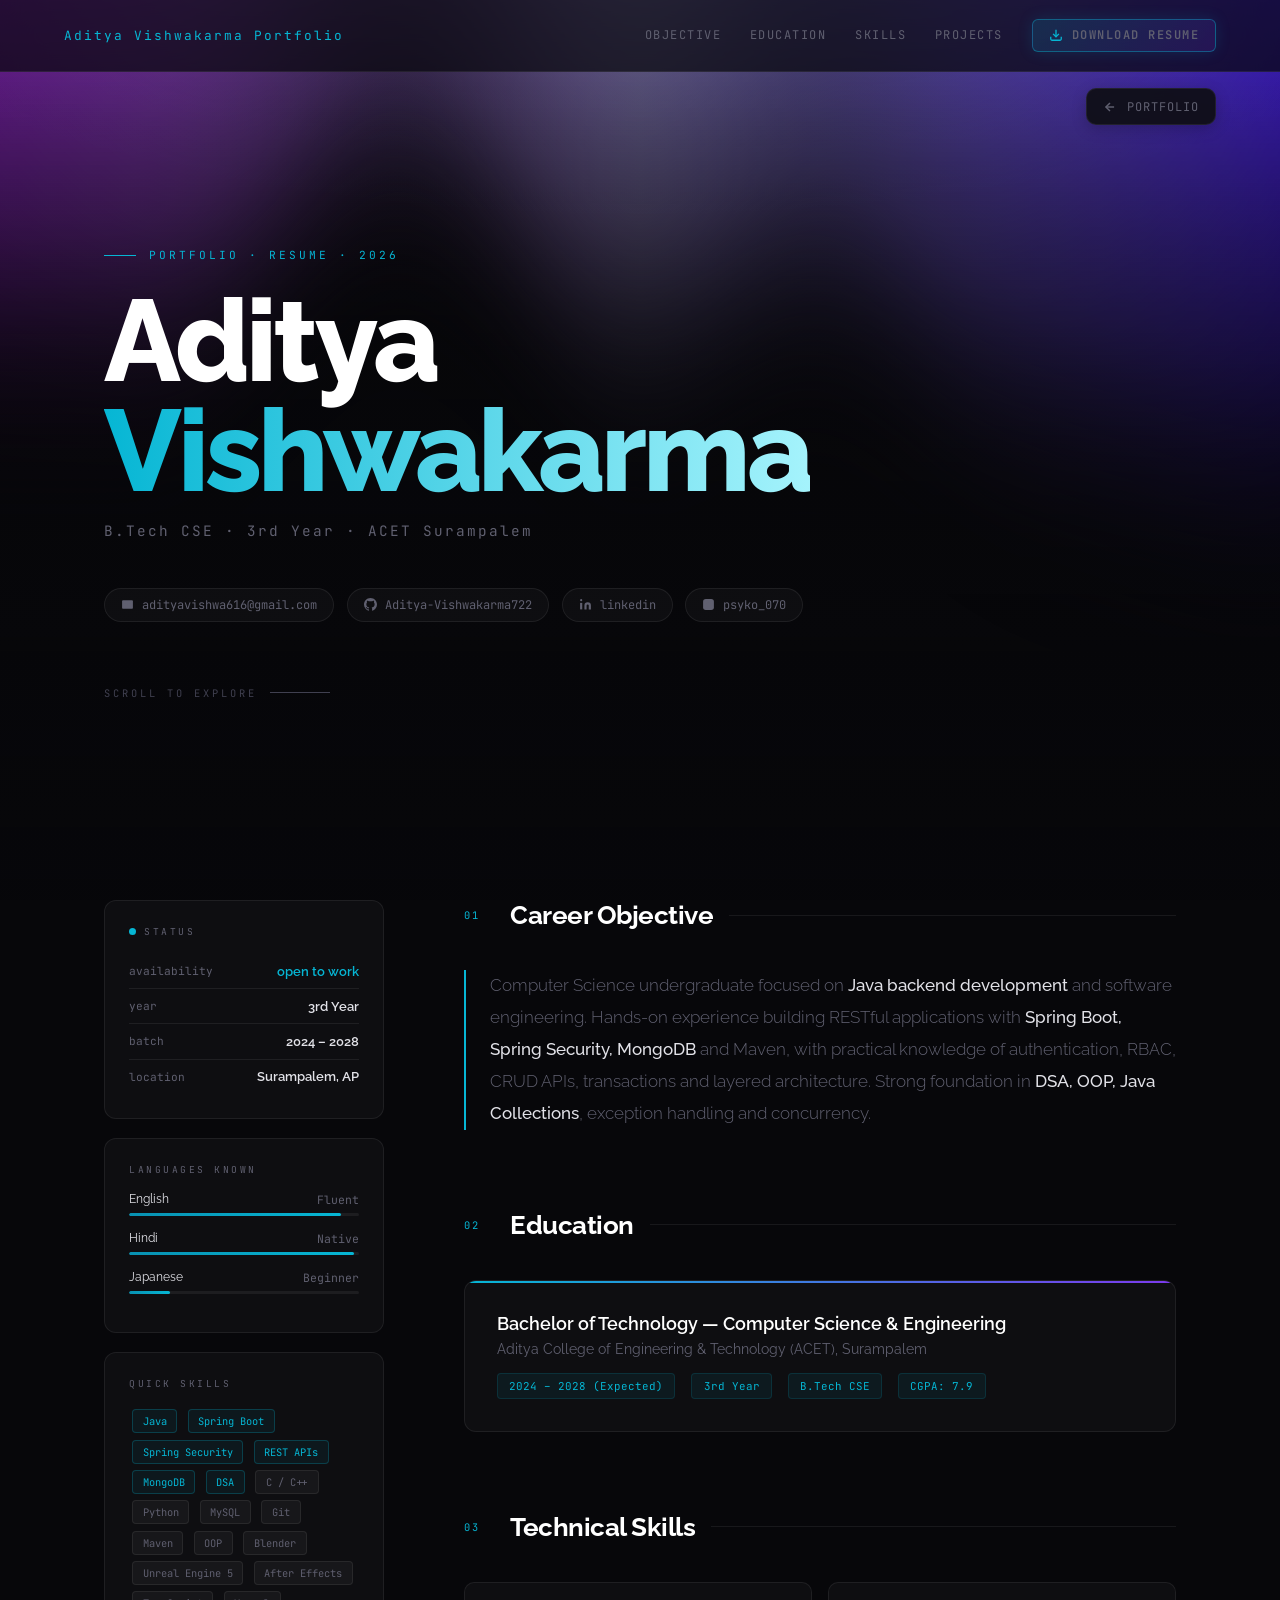
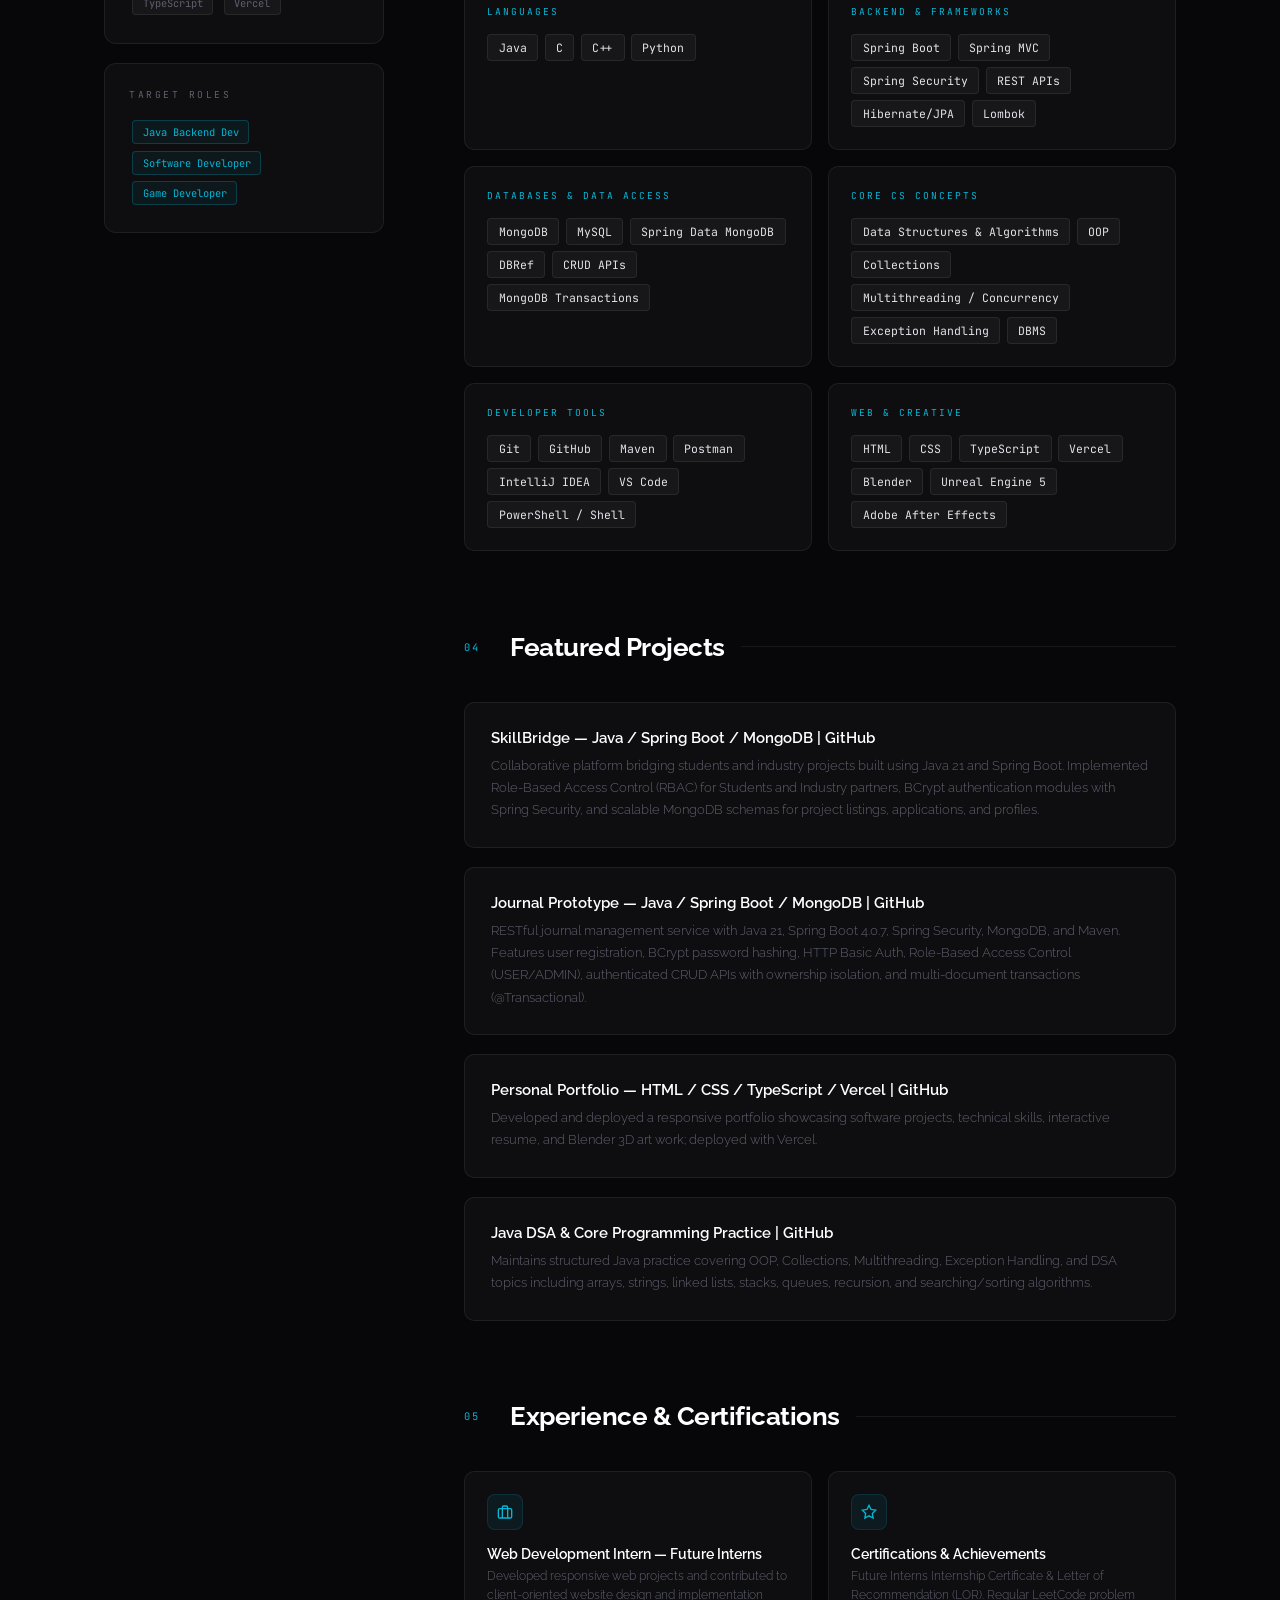
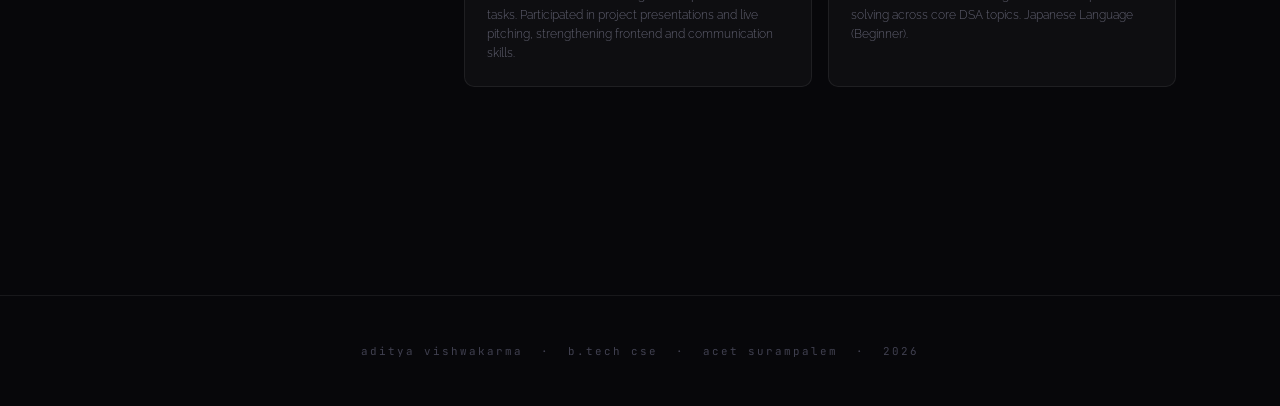
<file: resume.html>
<!DOCTYPE html>
<html lang="en">
<head>
<meta charset="UTF-8">
<meta name="viewport" content="width=device-width, initial-scale=1.0">
<title>Aditya Vishwakarma | Resume</title>
<link href="https://fonts.googleapis.com/css2?family=Raleway:wght@200;300;400;600;700;800;900&family=JetBrains+Mono:wght@300;400;500&display=swap" rel="stylesheet">
<style>
*{margin:0;padding:0;box-sizing:border-box}
:root{
  --bg:#07070a;--surface:rgba(255,255,255,0.03);--border:rgba(255,255,255,0.07);
  --text:#e2e2e8;--muted:#606070;--dim:#404050;
  --cyan:#06b6d4;--cyan2:#0891b2;--purple:#7c3aed;
  --font:'Raleway',sans-serif;--mono:'JetBrains Mono',monospace
}
html{scroll-behavior:smooth}
body{font-family:var(--font);color:var(--text);background:var(--bg);min-height:100vh;overflow-x:hidden}

/* ── CANVAS BG ── */
#bg-canvas{position:fixed;inset:0;z-index:0;pointer-events:none;opacity:1}
.bg-fade{position:fixed;inset:0;z-index:1;pointer-events:none;
  background:radial-gradient(ellipse 120% 60% at 50% -10%,rgba(6,182,212,0.03) 0%,transparent 60%),
  linear-gradient(to bottom,rgba(7,7,10,0.15) 0%,rgba(7,7,10,0.55) 50%,rgba(7,7,10,0.92) 100%)}

/* ── NAV ── */
nav{position:fixed;top:0;left:0;right:0;z-index:100;
  display:flex;align-items:center;justify-content:space-between;
  padding:1.2rem 5%;backdrop-filter:blur(20px);
  background:rgba(7,7,10,0.7);border-bottom:1px solid var(--border)}
.nav-logo{font-family:var(--mono);font-size:0.8rem;color:var(--cyan);letter-spacing:2px}
.nav-links{display:flex;align-items:center;gap:1.8rem}
.nav-links a{font-size:0.75rem;color:var(--muted);text-decoration:none;letter-spacing:1.5px;text-transform:uppercase;transition:color 0.2s;font-family:var(--mono)}
.nav-links a:hover{color:var(--text)}
.nav-print{display:inline-flex;align-items:center;gap:0.55rem;padding:0.45rem 1rem;border:1px solid rgba(6,182,212,0.4);border-radius:6px;color:#fff;font-size:0.75rem;font-weight:600;cursor:pointer;text-decoration:none;transition:all 0.3s cubic-bezier(0.16, 1, 0.3, 1);font-family:var(--mono);background:linear-gradient(135deg, rgba(6,182,212,0.15) 0%, rgba(124,58,237,0.15) 100%);box-shadow:0 0 15px rgba(6,182,212,0.15)}
.nav-print:hover{background:linear-gradient(135deg, rgba(6,182,212,0.3) 0%, rgba(124,58,237,0.3) 100%);border-color:var(--cyan);color:#fff;transform:translateY(-2px);box-shadow:0 4px 20px rgba(6,182,212,0.35)}
.nav-print svg{width:14px;height:14px;stroke:var(--cyan);stroke-width:2.2;fill:none;transition:transform 0.2s}
.nav-print:hover svg{transform:translateY(2px);stroke:#fff}
.portfolio-back-box{position:fixed;top:5.5rem;right:5%;z-index:90;
  display:inline-flex;align-items:center;gap:0.6rem;padding:0.6rem 1rem;
  background:rgba(15,15,20,0.92);backdrop-filter:blur(15px);
  border:1px solid var(--border);border-radius:10px;
  color:var(--muted);font-size:0.75rem;text-decoration:none;
  transition:all 0.3s cubic-bezier(0.1, 0, 0.3, 1);font-family:var(--mono);
  text-transform:uppercase;letter-spacing:1px;box-shadow:0 4px 15px rgba(0,0,0,0.2)}
.portfolio-back-box:hover{transform:translateY(-3px);border-color:var(--cyan);color:var(--text);box-shadow:0 8px 20px rgba(0,0,0,0.4)}
.portfolio-back-box svg{width:14px;height:14px;stroke:currentColor;stroke-width:2.5;fill:none}

/* ── HERO ── */
.hero{position:relative;z-index:10;min-height:100vh;display:flex;flex-direction:column;align-items:flex-start;justify-content:center;padding:8rem 5% 5rem;max-width:1200px;margin:0 auto}
.hero-tag{font-family:var(--mono);font-size:0.7rem;color:var(--cyan);letter-spacing:3px;text-transform:uppercase;margin-bottom:1.5rem;display:flex;align-items:center;gap:0.8rem}
.hero-tag::before{content:'';width:32px;height:1px;background:var(--cyan)}
.hero-name{font-size:clamp(3.5rem,9vw,8rem);font-weight:800;letter-spacing:-4px;line-height:0.95;color:#fff;margin-bottom:1rem}
.hero-name .first{display:block;opacity:0;animation:slideBlur 0.9s cubic-bezier(0.22,1,0.36,1) 0.2s forwards}
.hero-name .last{display:block;opacity:0;animation:slideBlur 0.9s cubic-bezier(0.22,1,0.36,1) 0.45s forwards}
@keyframes slideBlur{
  0%{opacity:0;transform:translateX(-80px);filter:blur(18px)}
  60%{opacity:1;filter:blur(2px)}
  100%{opacity:1;transform:translateX(0);filter:blur(0)}
}
.hero-name .last{display:block;font-style:normal;font-weight:800;letter-spacing:-4px;background:linear-gradient(90deg,var(--cyan) 0%,#a5f3fc 50%,var(--cyan) 100%);background-size:200% auto;-webkit-background-clip:text;background-clip:text;-webkit-text-fill-color:transparent;opacity:0;animation:slideBlur 0.9s cubic-bezier(0.22,1,0.36,1) 0.45s forwards}
.hero-role{font-family:var(--mono);font-size:0.9rem;color:var(--muted);letter-spacing:2px;margin-bottom:3rem;display:flex;align-items:center;gap:0.8rem}
.hero-role::after{content:'';flex:1;max-width:120px;height:1px;background:var(--border)}
.hero-contacts{display:flex;flex-wrap:wrap;gap:0.8rem;margin-bottom:4rem}
.contact-pill{display:inline-flex;align-items:center;gap:0.5rem;padding:0.5rem 1rem;background:var(--surface);border:1px solid var(--border);border-radius:50px;font-size:0.75rem;color:var(--muted);text-decoration:none;transition:all 0.25s;font-family:var(--mono)}
.contact-pill:hover{border-color:var(--cyan);color:var(--cyan);background:rgba(6,182,212,0.05)}
.contact-pill svg{width:13px;height:13px;fill:currentColor}
.hero-scroll{font-family:var(--mono);font-size:0.65rem;color:var(--dim);letter-spacing:3px;text-transform:uppercase;display:flex;align-items:center;gap:0.8rem}
.hero-scroll::after{content:'';width:60px;height:1px;background:var(--dim)}

/* ── MAIN ── */
.page{position:relative;z-index:10;max-width:1200px;margin:0 auto;padding:0 5% 8rem;display:grid;grid-template-columns:280px 1fr;gap:5rem;align-items:start}

/* ── SIDEBAR ── */
.sidebar{position:sticky;top:6rem}
.sidebar-card{background:var(--surface);border:1px solid var(--border);border-radius:12px;padding:1.5rem;margin-bottom:1.2rem;transition:transform 0.4s cubic-bezier(0.1, 0, 0.3, 1), box-shadow 0.4s ease, border-color 0.3s ease;will-change:transform}
.sidebar-card:hover{transform:translateY(-5px);border-color:rgba(6,182,212,0.3);box-shadow:0 10px 25px -10px rgba(0,0,0,0.5)}
.sidebar-label{font-family:var(--mono);font-size:0.6rem;letter-spacing:2.5px;text-transform:uppercase;color:var(--muted);margin-bottom:1rem}
.status-dot{display:inline-block;width:7px;height:7px;border-radius:50%;background:var(--cyan);margin-right:0.5rem;animation:pulse 2s infinite}
@keyframes pulse{0%,100%{box-shadow:0 0 0 0 rgba(6,182,212,0.4)}50%{box-shadow:0 0 0 5px rgba(6,182,212,0)}}
.sidebar-stat{display:flex;justify-content:space-between;align-items:center;padding:0.6rem 0;border-bottom:1px solid var(--border);font-size:0.78rem}
.sidebar-stat:last-child{border-bottom:none}
.sidebar-stat-label{color:var(--muted);font-family:var(--mono);font-size:0.7rem}
.sidebar-stat-val{color:var(--text);font-weight:600;font-size:0.8rem}
.lang-bar{margin-bottom:0.9rem}
.lang-bar-top{display:flex;justify-content:space-between;font-size:0.72rem;margin-bottom:0.4rem}
.lang-bar-top span:first-child{color:var(--text)}
.lang-bar-top span:last-child{color:var(--muted);font-family:var(--mono)}
.lang-track{height:3px;background:rgba(255,255,255,0.06);border-radius:2px;overflow:hidden}
.lang-fill{height:100%;border-radius:2px;background:linear-gradient(90deg,var(--cyan2),var(--cyan))}
.skill-pill{display:inline-block;padding:0.25rem 0.6rem;background:rgba(255,255,255,0.04);border:1px solid var(--border);border-radius:4px;font-size:0.65rem;color:var(--muted);font-family:var(--mono);margin:0.2rem;transition:all 0.2s;cursor:default}
.skill-pill:hover{border-color:var(--cyan);color:var(--cyan)}
.skill-pill.highlight{border-color:rgba(6,182,212,0.25);color:var(--cyan);background:rgba(6,182,212,0.06)}

/* ── CONTENT ── */
.content section{margin-bottom:5rem}
.section-header{display:flex;align-items:center;gap:1rem;margin-bottom:2.5rem}
.section-num{font-family:var(--mono);font-size:0.65rem;color:var(--cyan);letter-spacing:2px;min-width:30px}
.section-title{font-size:1.6rem;font-weight:700;letter-spacing:-0.5px;color:#fff}
.section-line{flex:1;height:1px;background:var(--border)}

/* objective */
.objective-text{font-size:1.05rem;line-height:1.9;color:var(--muted);font-weight:300;position:relative;padding-left:1.5rem;border-left:2px solid var(--cyan)}
.objective-text strong{color:var(--text);font-weight:500}

/* education */
.edu-card{background:var(--surface);border:1px solid var(--border);border-radius:12px;padding:2rem;position:relative;overflow:hidden;transition:transform 0.4s cubic-bezier(0.1, 0, 0.3, 1), border-color 0.2s, box-shadow 0.4s ease;will-change:transform}
.edu-card:hover{border-color:rgba(6,182,212,0.25);transform:translateY(-8px);box-shadow:0 15px 35px -15px rgba(0,0,0,0.6)}
.edu-card::before{content:'';position:absolute;top:0;left:0;right:0;height:2px;background:linear-gradient(90deg,var(--cyan),var(--purple))}
.edu-degree{font-size:1.1rem;font-weight:600;color:#fff;margin-bottom:0.4rem}
.edu-school{font-size:0.9rem;color:var(--muted);margin-bottom:1rem}
.edu-meta{display:flex;gap:1rem;flex-wrap:wrap}
.edu-chip{font-family:var(--mono);font-size:0.68rem;padding:0.3rem 0.7rem;background:rgba(6,182,212,0.07);border:1px solid rgba(6,182,212,0.15);border-radius:4px;color:var(--cyan)}

/* skills */
.skills-grid{display:grid;grid-template-columns:1fr 1fr;gap:1rem}
.skill-group{background:var(--surface);border:1px solid var(--border);border-radius:10px;padding:1.4rem;transition:transform 0.4s cubic-bezier(0.1, 0, 0.3, 1), border-color 0.2s, box-shadow 0.4s ease;will-change:transform}
.skill-group:hover{border-color:rgba(6,182,212,0.2);transform:translateY(-6px);box-shadow:0 12px 25px -10px rgba(0,0,0,0.5)}
.skill-group-label{font-family:var(--mono);font-size:0.6rem;letter-spacing:2px;text-transform:uppercase;color:var(--cyan);margin-bottom:1rem}
.skill-items{display:flex;flex-wrap:wrap;gap:0.4rem}
.skill-item{font-family:var(--mono);font-size:0.72rem;padding:0.3rem 0.65rem;background:rgba(255,255,255,0.04);border:1px solid var(--border);border-radius:4px;color:var(--text);transition:all 0.2s}
.skill-item:hover{border-color:var(--cyan);color:var(--cyan)}

/* projects */
.proj-item{border:1px solid var(--border);border-radius:10px;padding:1.6rem;margin-bottom:1.2rem;background:var(--surface);transition:transform 0.4s cubic-bezier(0.1, 0, 0.3, 1), background 0.2s, border-color 0.2s, box-shadow 0.4s ease;position:relative;overflow:hidden;will-change:transform}
.proj-item:hover{border-color:rgba(6,182,212,0.25);background:rgba(255,255,255,0.04);transform:translateY(-6px);box-shadow:0 12px 30px -15px rgba(0,0,0,0.6)}
.proj-item::after{content:'';position:absolute;left:0;top:0;bottom:0;width:3px;background:linear-gradient(to bottom,var(--cyan),var(--purple));opacity:0;transition:opacity 0.2s}
.proj-item:hover::after{opacity:1}
.proj-title{font-size:0.95rem;font-weight:600;color:#fff;margin-bottom:0.5rem}
.proj-desc{font-size:0.82rem;color:var(--muted);line-height:1.7;font-weight:300}

/* additional */
.add-grid{display:grid;grid-template-columns:1fr 1fr;gap:1rem}
.add-card{background:var(--surface);border:1px solid var(--border);border-radius:10px;padding:1.4rem;transition:transform 0.4s cubic-bezier(0.1, 0, 0.3, 1), border-color 0.2s, box-shadow 0.4s ease;will-change:transform}
.add-card:hover{border-color:rgba(6,182,212,0.2);transform:translateY(-6px);box-shadow:0 12px 25px -10px rgba(0,0,0,0.5)}
.add-icon{width:36px;height:36px;border-radius:8px;background:rgba(6,182,212,0.08);border:1px solid rgba(6,182,212,0.15);display:flex;align-items:center;justify-content:center;margin-bottom:1rem}
.add-icon svg{width:16px;height:16px;stroke:var(--cyan);stroke-width:2;fill:none}
.add-title{font-size:0.88rem;font-weight:600;color:#fff;margin-bottom:0.3rem}
.add-desc{font-size:0.75rem;color:var(--muted);line-height:1.6;font-weight:300}

/* footer */
.resume-footer{position:relative;z-index:10;text-align:center;padding:3rem 0;border-top:1px solid var(--border);color:var(--dim);font-size:0.68rem;letter-spacing:2px;font-family:var(--mono)}

@media(max-width:768px){
  .page{grid-template-columns:1fr;gap:3rem}
  .sidebar{position:static}
  .skills-grid,.add-grid{grid-template-columns:1fr}
  .hero-name{letter-spacing:-3px}
  nav .nav-links{display:none}
}
</style>
</head>
<body>

<canvas id="bg-canvas" style="position:fixed;inset:0;z-index:0;pointer-events:none;width:100%;height:100%"></canvas>
<div class="bg-fade"></div>

<nav>
  <span class="nav-logo">Aditya Vishwakarma Portfolio</span>
  <div class="nav-links">
    <a href="#objective">objective</a>
    <a href="#education">education</a>
    <a href="#skills">skills</a>
    <a href="#projects">projects</a>
    <a href="Aditya_Vishwakarma_Resume.pdf" download="Aditya_Vishwakarma_Resume.pdf" class="nav-print download-resume-btn">
      <svg viewBox="0 0 24 24"><path d="M21 15v4a2 2 0 0 1-2 2H5a2 2 0 0 1-2-2v-4"/><polyline points="7 10 12 15 17 10"/><line x1="12" y1="15" x2="12" y2="3"/></svg>
      Download Resume
    </a>
  </div>
</nav>

<a href="index.html" class="portfolio-back-box">
  <svg viewBox="0 0 24 24"><path d="M19 12H5"/><polyline points="12 19 5 12 12 5"/></svg>
  Portfolio
</a>

<!-- HERO -->
<div class="hero">
  <div class="hero-tag">portfolio · resume · 2026</div>
  <h1 class="hero-name">
    <span class="first">Aditya</span>
    <span class="last">Vishwakarma</span>
  </h1>
  <div class="hero-role">B.Tech CSE · 3rd Year · ACET Surampalem</div>
  <div class="hero-contacts">
    <a href="mailto:adityavishwa616@gmail.com" class="contact-pill">
      <svg viewBox="0 0 24 24"><path d="M4 4h16c1.1 0 2 .9 2 2v12c0 1.1-.9 2-2 2H4c-1.1 0-2-.9-2-2V6c0-1.1.9-2 2-2z"/><polyline points="22,6 12,13 2,6"/></svg>
      adityavishwa616@gmail.com
    </a>
    <a href="https://github.com/Aditya-Vishwakarma722" target="_blank" class="contact-pill">
      <svg viewBox="0 0 24 24"><path d="M12 0C5.37 0 0 5.37 0 12c0 5.3 3.438 9.8 8.205 11.385.6.113.82-.258.82-.577 0-.285-.01-1.04-.015-2.04-3.338.724-4.042-1.61-4.042-1.61-.546-1.385-1.335-1.755-1.335-1.755-1.087-.744.084-.729.084-.729 1.205.084 1.838 1.236 1.838 1.236 1.07 1.835 2.809 1.305 3.495.998.108-.776.417-1.305.76-1.605-2.665-.3-5.466-1.332-5.466-5.93 0-1.31.465-2.38 1.235-3.22-.135-.303-.54-1.523.105-3.176 0 0 1.005-.322 3.3 1.23.96-.267 1.98-.399 3-.405 1.02.006 2.04.138 3 .405 2.28-1.552 3.285-1.23 3.285-1.23.645 1.653.24 2.873.12 3.176.765.84 1.23 1.91 1.23 3.22 0 4.61-2.805 5.625-5.475 5.92.42.36.81 1.096.81 2.22 0 1.606-.015 2.896-.015 3.286 0 .315.21.69.825.57C20.565 21.795 24 17.295 24 12c0-6.63-5.37-12-12-12"/></svg>
      Aditya-Vishwakarma722
    </a>
    <a href="https://www.linkedin.com/in/aditya-vishwakarma-b700b2331" target="_blank" class="contact-pill">
      <svg viewBox="0 0 24 24"><path d="M16 8a6 6 0 0 1 6 6v7h-4v-7a2 2 0 0 0-2-2 2 2 0 0 0-2 2v7h-4v-7a6 6 0 0 1 6-6z"/><rect x="2" y="9" width="4" height="12"/><circle cx="4" cy="4" r="2"/></svg>
      linkedin
    </a>
    <a href="https://www.instagram.com/psy.ko_070/" target="_blank" class="contact-pill">
      <svg viewBox="0 0 24 24"><rect x="2" y="2" width="20" height="20" rx="5" ry="5"/><path d="M16 11.37A4 4 0 1 1 12.63 8 4 4 0 0 1 16 11.37z"/><line x1="17.5" y1="6.5" x2="17.51" y2="6.5"/></svg>
      psyko_070
    </a>
  </div>
  <div class="hero-scroll">scroll to explore</div>
</div>

<!-- MAIN CONTENT -->
<div class="page">

  <!-- SIDEBAR -->
  <aside class="sidebar">
    <div class="sidebar-card">
      <div class="sidebar-label"><span class="status-dot"></span>status</div>
      <div class="sidebar-stat"><span class="sidebar-stat-label">availability</span><span class="sidebar-stat-val" style="color:var(--cyan)">open to work</span></div>
      <div class="sidebar-stat"><span class="sidebar-stat-label">year</span><span class="sidebar-stat-val">3rd Year</span></div>
      <div class="sidebar-stat"><span class="sidebar-stat-label">batch</span><span class="sidebar-stat-val">2024 – 2028</span></div>
      <div class="sidebar-stat"><span class="sidebar-stat-label">location</span><span class="sidebar-stat-val">Surampalem, AP</span></div>
    </div>

    <div class="sidebar-card">
      <div class="sidebar-label">languages known</div>
      <div class="lang-bar">
        <div class="lang-bar-top"><span>English</span><span>Fluent</span></div>
        <div class="lang-track"><div class="lang-fill" style="width:92%"></div></div>
      </div>
      <div class="lang-bar">
        <div class="lang-bar-top"><span>Hindi</span><span>Native</span></div>
        <div class="lang-track"><div class="lang-fill" style="width:98%"></div></div>
      </div>
      <div class="lang-bar">
        <div class="lang-bar-top"><span>Japanese</span><span>Beginner</span></div>
        <div class="lang-track"><div class="lang-fill" style="width:18%"></div></div>
      </div>
    </div>

    <div class="sidebar-card">
      <div class="sidebar-label">quick skills</div>
      <div>
        <span class="skill-pill highlight">Java</span>
        <span class="skill-pill highlight">Spring Boot</span>
        <span class="skill-pill highlight">Spring Security</span>
        <span class="skill-pill highlight">REST APIs</span>
        <span class="skill-pill highlight">MongoDB</span>
        <span class="skill-pill highlight">DSA</span>
        <span class="skill-pill">C / C++</span>
        <span class="skill-pill">Python</span>
        <span class="skill-pill">MySQL</span>
        <span class="skill-pill">Git</span>
        <span class="skill-pill">Maven</span>
        <span class="skill-pill">OOP</span>
        <span class="skill-pill">Blender</span>
        <span class="skill-pill">Unreal Engine 5</span>
        <span class="skill-pill">After Effects</span>
        <span class="skill-pill">TypeScript</span>
        <span class="skill-pill">Vercel</span>
      </div>
    </div>

    <div class="sidebar-card">
      <div class="sidebar-label">target roles</div>
      <div>
        <span class="skill-pill highlight">Java Backend Dev</span>
        <span class="skill-pill highlight">Software Developer</span>
        <span class="skill-pill highlight">Game Developer</span>
      </div>
    </div>
  </aside>

  <!-- CONTENT -->
  <div class="content">

    <!-- OBJECTIVE -->
    <section id="objective">
      <div class="section-header">
        <span class="section-num">01</span>
        <h2 class="section-title">Career Objective</h2>
        <div class="section-line"></div>
      </div>
      <p class="objective-text">
        Computer Science undergraduate focused on <strong>Java backend development</strong> and software engineering. Hands-on experience building RESTful applications with <strong>Spring Boot, Spring Security, MongoDB</strong> and Maven, with practical knowledge of authentication, RBAC, CRUD APIs, transactions and layered architecture. Strong foundation in <strong>DSA, OOP, Java Collections</strong>, exception handling and concurrency.
      </p>
    </section>

    <!-- EDUCATION -->
    <section id="education">
      <div class="section-header">
        <span class="section-num">02</span>
        <h2 class="section-title">Education</h2>
        <div class="section-line"></div>
      </div>
      <div class="edu-card">
        <div class="edu-degree">Bachelor of Technology — Computer Science & Engineering</div>
        <div class="edu-school">Aditya College of Engineering & Technology (ACET), Surampalem</div>
        <div class="edu-meta">
          <span class="edu-chip">2024 – 2028 (Expected)</span>
          <span class="edu-chip">3rd Year</span>
          <span class="edu-chip">B.Tech CSE</span>
          <span class="edu-chip">CGPA: 7.9</span>
        </div>
      </div>
    </section>

    <!-- SKILLS -->
    <section id="skills">
      <div class="section-header">
        <span class="section-num">03</span>
        <h2 class="section-title">Technical Skills</h2>
        <div class="section-line"></div>
      </div>
      <div class="skills-grid">
        <div class="skill-group">
          <div class="skill-group-label">languages</div>
          <div class="skill-items">
            <span class="skill-item">Java</span>
            <span class="skill-item">C</span>
            <span class="skill-item">C++</span>
            <span class="skill-item">Python</span>
          </div>
        </div>
        <div class="skill-group">
          <div class="skill-group-label">backend &amp; frameworks</div>
          <div class="skill-items">
            <span class="skill-item">Spring Boot</span>
            <span class="skill-item">Spring MVC</span>
            <span class="skill-item">Spring Security</span>
            <span class="skill-item">REST APIs</span>
            <span class="skill-item">Hibernate/JPA</span>
            <span class="skill-item">Lombok</span>
          </div>
        </div>
        <div class="skill-group">
          <div class="skill-group-label">databases &amp; data access</div>
          <div class="skill-items">
            <span class="skill-item">MongoDB</span>
            <span class="skill-item">MySQL</span>
            <span class="skill-item">Spring Data MongoDB</span>
            <span class="skill-item">DBRef</span>
            <span class="skill-item">CRUD APIs</span>
            <span class="skill-item">MongoDB Transactions</span>
          </div>
        </div>
        <div class="skill-group">
          <div class="skill-group-label">core CS concepts</div>
          <div class="skill-items">
            <span class="skill-item">Data Structures &amp; Algorithms</span>
            <span class="skill-item">OOP</span>
            <span class="skill-item">Collections</span>
            <span class="skill-item">Multithreading / Concurrency</span>
            <span class="skill-item">Exception Handling</span>
            <span class="skill-item">DBMS</span>
          </div>
        </div>
        <div class="skill-group">
          <div class="skill-group-label">developer tools</div>
          <div class="skill-items">
            <span class="skill-item">Git</span>
            <span class="skill-item">GitHub</span>
            <span class="skill-item">Maven</span>
            <span class="skill-item">Postman</span>
            <span class="skill-item">IntelliJ IDEA</span>
            <span class="skill-item">VS Code</span>
            <span class="skill-item">PowerShell / Shell</span>
          </div>
        </div>
        <div class="skill-group">
          <div class="skill-group-label">web &amp; creative</div>
          <div class="skill-items">
            <span class="skill-item">HTML</span>
            <span class="skill-item">CSS</span>
            <span class="skill-item">TypeScript</span>
            <span class="skill-item">Vercel</span>
            <span class="skill-item">Blender</span>
            <span class="skill-item">Unreal Engine 5</span>
            <span class="skill-item">Adobe After Effects</span>
          </div>
        </div>
      </div>
    </section>

    <!-- PROJECTS -->
    <section id="projects">
      <div class="section-header">
        <span class="section-num">04</span>
        <h2 class="section-title">Featured Projects</h2>
        <div class="section-line"></div>
      </div>
      <div class="proj-item">
        <div class="proj-title">SkillBridge — Java / Spring Boot / MongoDB | GitHub</div>
        <div class="proj-desc">Collaborative platform bridging students and industry projects built using Java 21 and Spring Boot. Implemented Role-Based Access Control (RBAC) for Students and Industry partners, BCrypt authentication modules with Spring Security, and scalable MongoDB schemas for project listings, applications, and profiles.</div>
      </div>
      <div class="proj-item">
        <div class="proj-title">Journal Prototype — Java / Spring Boot / MongoDB | GitHub</div>
        <div class="proj-desc">RESTful journal management service with Java 21, Spring Boot 4.0.7, Spring Security, MongoDB, and Maven. Features user registration, BCrypt password hashing, HTTP Basic Auth, Role-Based Access Control (USER/ADMIN), authenticated CRUD APIs with ownership isolation, and multi-document transactions (@Transactional).</div>
      </div>
      <div class="proj-item">
        <div class="proj-title">Personal Portfolio — HTML / CSS / TypeScript / Vercel | GitHub</div>
        <div class="proj-desc">Developed and deployed a responsive portfolio showcasing software projects, technical skills, interactive resume, and Blender 3D art work; deployed with Vercel.</div>
      </div>
      <div class="proj-item">
        <div class="proj-title">Java DSA & Core Programming Practice | GitHub</div>
        <div class="proj-desc">Maintains structured Java practice covering OOP, Collections, Multithreading, Exception Handling, and DSA topics including arrays, strings, linked lists, stacks, queues, recursion, and searching/sorting algorithms.</div>
      </div>
    </section>

    <!-- EXPERIENCE & CERTIFICATIONS -->
    <section id="additional">
      <div class="section-header">
        <span class="section-num">05</span>
        <h2 class="section-title">Experience &amp; Certifications</h2>
        <div class="section-line"></div>
      </div>
      <div class="add-grid">
        <div class="add-card">
          <div class="add-icon">
            <svg viewBox="0 0 24 24"><rect x="2" y="7" width="20" height="14" rx="2" ry="2"/><path d="M16 21V5a2 2 0 0 0-2-2h-4a2 2 0 0 0-2 2v16"/></svg>
          </div>
          <div class="add-title">Web Development Intern — Future Interns</div>
          <div class="add-desc">Developed responsive web projects and contributed to client-oriented website design and implementation tasks. Participated in project presentations and live pitching, strengthening frontend and communication skills.</div>
        </div>
        <div class="add-card">
          <div class="add-icon">
            <svg viewBox="0 0 24 24"><path d="M12 2l3.09 6.26L22 9.27l-5 4.87 1.18 6.88L12 17.77l-6.18 3.25L7 14.14 2 9.27l6.91-1.01L12 2z"/></svg>
          </div>
          <div class="add-title">Certifications &amp; Achievements</div>
          <div class="add-desc">Future Interns Internship Certificate &amp; Letter of Recommendation (LOR). Regular LeetCode problem solving across core DSA topics. Japanese Language (Beginner).</div>
        </div>
      </div>
    </section>

  </div>
</div>

<div class="resume-footer">aditya vishwakarma &nbsp;·&nbsp; b.tech cse &nbsp;·&nbsp; acet surampalem &nbsp;·&nbsp; 2026</div>

<script>
// ── Aurora WebGL Background ────────────────────────────────────────────────
(function(){
  const canvas = document.getElementById('bg-canvas');
  const gl = canvas.getContext('webgl2') || canvas.getContext('webgl');
  if(!gl){ canvas.style.display='none'; return; }

  const isWebGL2 = !!canvas.getContext('webgl2');

  const VERT = isWebGL2 ? `#version 300 es
in vec2 position;
void main(){ gl_Position = vec4(position,0.0,1.0); }
` : `
attribute vec2 position;
void main(){ gl_Position = vec4(position,0.0,1.0); }
`;

  const FRAG = isWebGL2 ? `#version 300 es
precision highp float;
uniform float uTime;
uniform float uAmplitude;
uniform vec3  uColorStops[3];
uniform vec2  uResolution;
uniform float uBlend;
out vec4 fragColor;

vec3 permute(vec3 x){ return mod(((x*34.0)+1.0)*x,289.0); }
float snoise(vec2 v){
  const vec4 C=vec4(0.211324865405187,0.366025403784439,-0.577350269189626,0.024390243902439);
  vec2 i=floor(v+dot(v,C.yy));
  vec2 x0=v-i+dot(i,C.xx);
  vec2 i1=(x0.x>x0.y)?vec2(1,0):vec2(0,1);
  vec4 x12=x0.xyxy+C.xxzz; x12.xy-=i1;
  i=mod(i,289.0);
  vec3 p=permute(permute(i.y+vec3(0,i1.y,1))+i.x+vec3(0,i1.x,1));
  vec3 m=max(0.5-vec3(dot(x0,x0),dot(x12.xy,x12.xy),dot(x12.zw,x12.zw)),0.0);
  m=m*m; m=m*m;
  vec3 x=2.0*fract(p*C.www)-1.0;
  vec3 h=abs(x)-0.5;
  vec3 ox=floor(x+0.5);
  vec3 a0=x-ox;
  m*=1.79284291400159-0.85373472095314*(a0*a0+h*h);
  vec3 g; g.x=a0.x*x0.x+h.x*x0.y; g.yz=a0.yz*x12.xz+h.yz*x12.yw;
  return 130.0*dot(m,g);
}

void main(){
  vec2 uv=gl_FragCoord.xy/uResolution;
  // color ramp
  vec3 rampColor;
  if(uv.x<0.5){
    float f=uv.x/0.5;
    rampColor=mix(uColorStops[0],uColorStops[1],f);
  } else {
    float f=(uv.x-0.5)/0.5;
    rampColor=mix(uColorStops[1],uColorStops[2],f);
  }
  float height=snoise(vec2(uv.x*2.0+uTime*0.1,uTime*0.25))*0.5*uAmplitude;
  height=exp(height);
  height=(uv.y*2.0-height+0.2);
  float intensity=0.6*height;
  float midPoint=0.20;
  float auroraAlpha=smoothstep(midPoint-uBlend*0.5,midPoint+uBlend*0.5,intensity);
  vec3 auroraColor=intensity*rampColor;
  fragColor=vec4(auroraColor*auroraAlpha,auroraAlpha);
}
` : `
precision highp float;
uniform float uTime;
uniform float uAmplitude;
uniform vec3  uColorStops[3];
uniform vec2  uResolution;
uniform float uBlend;

vec3 permute(vec3 x){ return mod(((x*34.0)+1.0)*x,289.0); }
float snoise(vec2 v){
  const vec4 C=vec4(0.211324865405187,0.366025403784439,-0.577350269189626,0.024390243902439);
  vec2 i=floor(v+dot(v,C.yy));
  vec2 x0=v-i+dot(i,C.xx);
  vec2 i1=(x0.x>x0.y)?vec2(1.0,0.0):vec2(0.0,1.0);
  vec4 x12=x0.xyxy+C.xxzz; x12.xy-=i1;
  i=mod(i,289.0);
  vec3 p=permute(permute(i.y+vec3(0.0,i1.y,1.0))+i.x+vec3(0.0,i1.x,1.0));
  vec3 m=max(0.5-vec3(dot(x0,x0),dot(x12.xy,x12.xy),dot(x12.zw,x12.zw)),0.0);
  m=m*m; m=m*m;
  vec3 x=2.0*fract(p*C.www)-1.0;
  vec3 h=abs(x)-0.5;
  vec3 ox=floor(x+0.5);
  vec3 a0=x-ox;
  m*=1.79284291400159-0.85373472095314*(a0*a0+h*h);
  vec3 g; g.x=a0.x*x0.x+h.x*x0.y; g.yz=a0.yz*x12.xz+h.yz*x12.yw;
  return 130.0*dot(m,g);
}

void main(){
  vec2 uv=gl_FragCoord.xy/uResolution;
  vec3 rampColor;
  if(uv.x<0.5){ float f=uv.x/0.5; rampColor=mix(uColorStops[0],uColorStops[1],f); }
  else { float f=(uv.x-0.5)/0.5; rampColor=mix(uColorStops[1],uColorStops[2],f); }
  float height=snoise(vec2(uv.x*2.0+uTime*0.1,uTime*0.25))*0.5*uAmplitude;
  height=exp(height);
  height=(uv.y*2.0-height+0.2);
  float intensity=0.6*height;
  float midPoint=0.20;
  float auroraAlpha=smoothstep(midPoint-uBlend*0.5,midPoint+uBlend*0.5,intensity);
  vec3 auroraColor=intensity*rampColor;
  gl_FragColor=vec4(auroraColor*auroraAlpha,auroraAlpha);
}
`;

  function compileShader(type, src){
    const s=gl.createShader(type);
    gl.shaderSource(s,src);
    gl.compileShader(s);
    return s;
  }
  const prog=gl.createProgram();
  gl.attachShader(prog,compileShader(gl.VERTEX_SHADER,VERT));
  gl.attachShader(prog,compileShader(gl.FRAGMENT_SHADER,FRAG));
  gl.linkProgram(prog);
  gl.useProgram(prog);

  // Full-screen triangle
  const verts=new Float32Array([-1,-1, 3,-1, -1,3]);
  const buf=gl.createBuffer();
  gl.bindBuffer(gl.ARRAY_BUFFER,buf);
  gl.bufferData(gl.ARRAY_BUFFER,verts,gl.STATIC_DRAW);
  const posLoc=gl.getAttribLocation(prog,'position');
  gl.enableVertexAttribArray(posLoc);
  gl.vertexAttribPointer(posLoc,2,gl.FLOAT,false,0,0);

  // Uniforms
  const uTime      = gl.getUniformLocation(prog,'uTime');
  const uAmplitude = gl.getUniformLocation(prog,'uAmplitude');
  const uColorStops= gl.getUniformLocation(prog,'uColorStops');
  const uResolution= gl.getUniformLocation(prog,'uResolution');
  const uBlend     = gl.getUniformLocation(prog,'uBlend');

  function hexToRGB(hex){
    const r=parseInt(hex.slice(1,3),16)/255;
    const g=parseInt(hex.slice(3,5),16)/255;
    const b=parseInt(hex.slice(5,7),16)/255;
    return [r,g,b];
  }

  const stops=['#b834ff','#B19EEF','#5227FF'].flatMap(h=>hexToRGB(h));
  gl.uniform3fv(uColorStops, stops);
  gl.uniform1f(uAmplitude, 1.0);
  gl.uniform1f(uBlend, 0.5);

  gl.enable(gl.BLEND);
  gl.blendFunc(gl.ONE, gl.ONE_MINUS_SRC_ALPHA);
  gl.clearColor(0,0,0,0);

  function resize(){
    const w=window.innerWidth, h=window.innerHeight;
    canvas.width=w; canvas.height=h;
    gl.viewport(0,0,w,h);
    gl.uniform2f(uResolution,w,h);
  }
  resize();
  window.addEventListener('resize',resize,{passive:true});

  let t=0;
  (function loop(ts){
    t = ts * 0.001 * 1.0 * 0.1; // speed=1
    gl.clear(gl.COLOR_BUFFER_BIT);
    gl.uniform1f(uTime,t);
    gl.drawArrays(gl.TRIANGLES,0,3);
  })(0);

  // ── Interactive Floatable Effect ──────────────────────────────────────────
  document.addEventListener('DOMContentLoaded', () => {
    const floatables = document.querySelectorAll('.sidebar-card, .edu-card, .skill-group, .proj-item, .add-card');
    
    let rafPending = false;
    let mouseX = 0, mouseY = 0;

    document.addEventListener('mousemove', (e) => {
      mouseX = e.clientX;
      mouseY = e.clientY;
      if (!rafPending) {
        rafPending = true;
        requestAnimationFrame(updateFloatables);
      }
    }, { passive: true });

    function updateFloatables() {
      floatables.forEach(el => {
        const rect = el.getBoundingClientRect();
        // Check if mouse is near enough or strictly over 
        // For a subtle "global" feel or just over the card:
        const isHover = mouseX >= rect.left && mouseX <= rect.right && 
                        mouseY >= rect.top && mouseY <= rect.bottom;
        
        if (isHover) {
          const x = (mouseX - (rect.left + rect.width / 2)) / (rect.width / 2);
          const y = (mouseY - (rect.top + rect.height / 2)) / (rect.height / 2);
          
          // Apply a subtle tilt based on mouse position relative to card center
          el.style.transform = `translateY(-10px) rotateX(${y * -2}deg) rotateY(${x * 2}deg)`;
        } else {
          // If not hover, CSS handles the reset smoothly due to transitions
          el.style.transform = '';
        }
      });
      rafPending = false;
    }
  });
})();
</script>
</body>
</html>
</file>
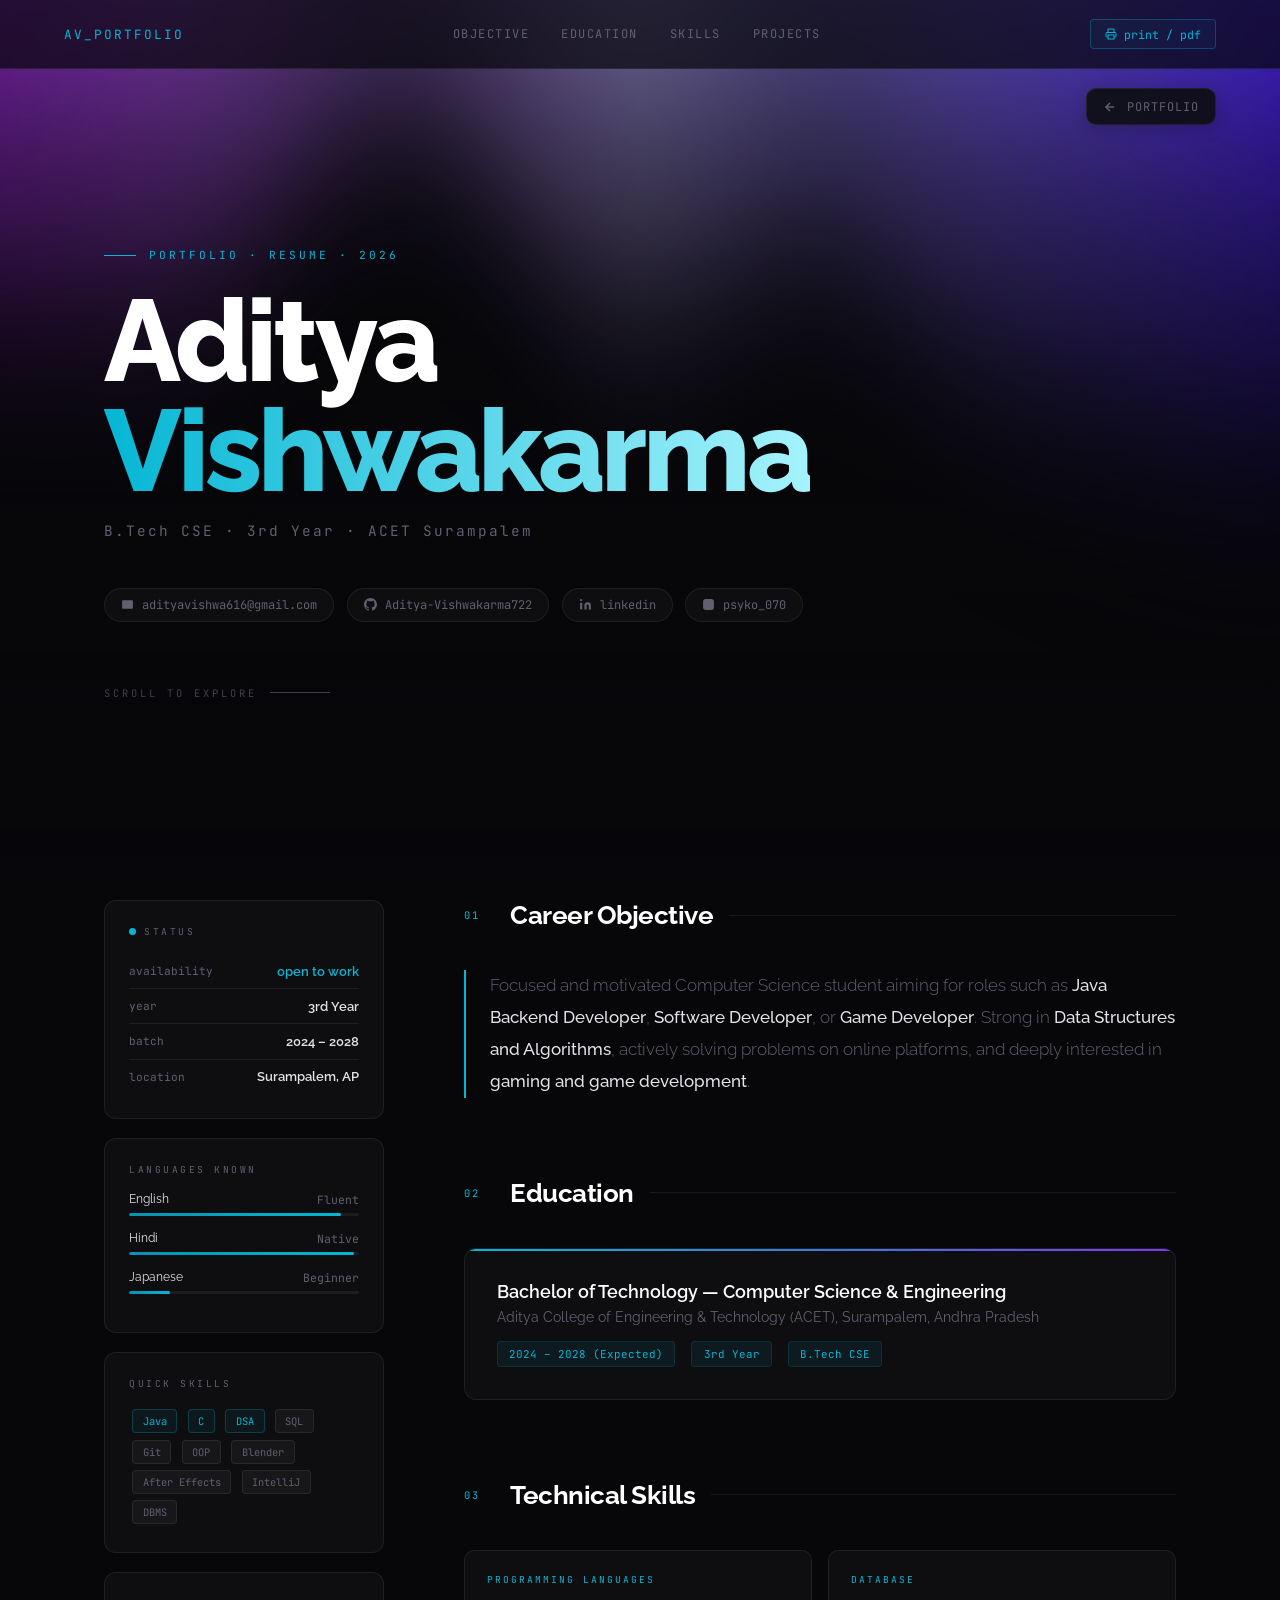
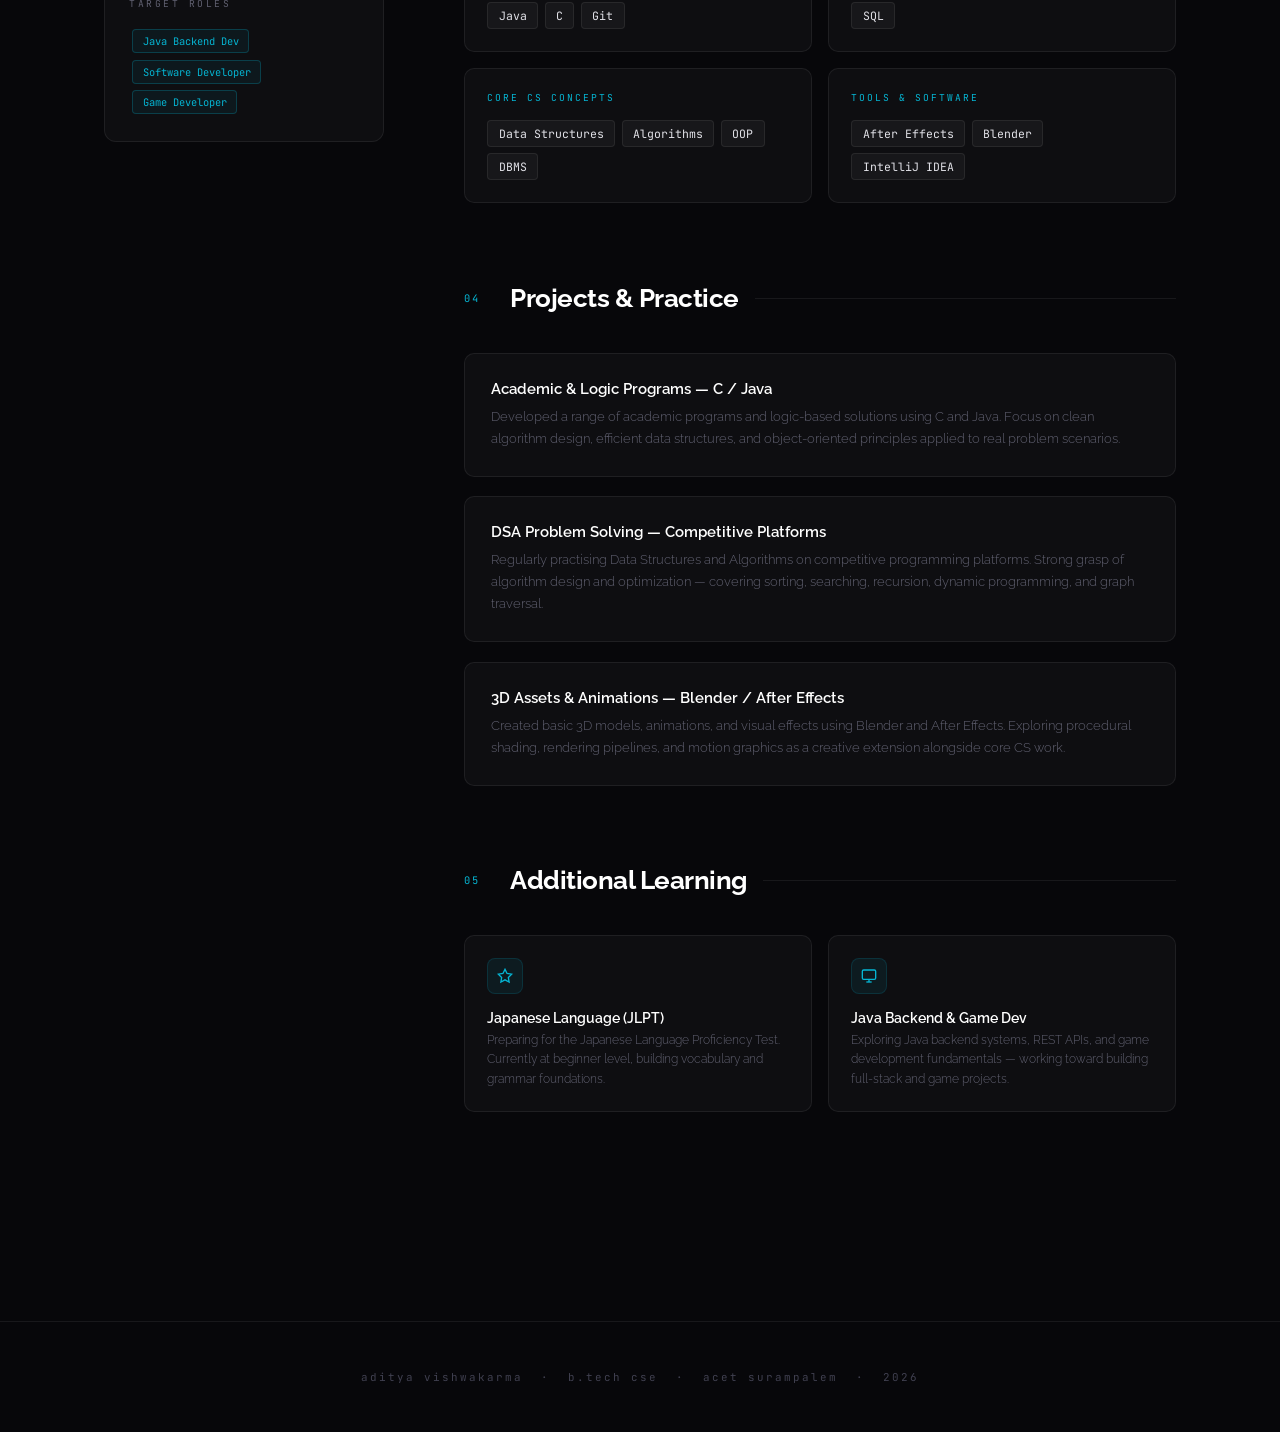
<file: Coders Hub/resume.html>
<!DOCTYPE html>
<html lang="en">
<head>
<meta charset="UTF-8">
<meta name="viewport" content="width=device-width, initial-scale=1.0">
<title>Aditya Vishwakarma | Resume</title>
<link href="https://fonts.googleapis.com/css2?family=Raleway:wght@200;300;400;600;700;800;900&family=JetBrains+Mono:wght@300;400;500&display=swap" rel="stylesheet">
<style>
*{margin:0;padding:0;box-sizing:border-box}
:root{
  --bg:#07070a;--surface:rgba(255,255,255,0.03);--border:rgba(255,255,255,0.07);
  --text:#e2e2e8;--muted:#606070;--dim:#404050;
  --cyan:#06b6d4;--cyan2:#0891b2;--purple:#7c3aed;
  --font:'Raleway',sans-serif;--mono:'JetBrains Mono',monospace
}
html{scroll-behavior:smooth}
body{font-family:var(--font);color:var(--text);background:var(--bg);min-height:100vh;overflow-x:hidden}

/* ── CANVAS BG ── */
#bg-canvas{position:fixed;inset:0;z-index:0;pointer-events:none;opacity:1}
.bg-fade{position:fixed;inset:0;z-index:1;pointer-events:none;
  background:radial-gradient(ellipse 120% 60% at 50% -10%,rgba(6,182,212,0.03) 0%,transparent 60%),
  linear-gradient(to bottom,rgba(7,7,10,0.15) 0%,rgba(7,7,10,0.55) 50%,rgba(7,7,10,0.92) 100%)}

/* ── NAV ── */
nav{position:fixed;top:0;left:0;right:0;z-index:100;
  display:flex;align-items:center;justify-content:space-between;
  padding:1.2rem 5%;backdrop-filter:blur(20px);
  background:rgba(7,7,10,0.7);border-bottom:1px solid var(--border)}
.nav-logo{font-family:var(--mono);font-size:0.8rem;color:var(--cyan);letter-spacing:2px}
.nav-links{display:flex;gap:2rem}
.nav-links a{font-size:0.75rem;color:var(--muted);text-decoration:none;letter-spacing:1.5px;text-transform:uppercase;transition:color 0.2s;font-family:var(--mono)}
.nav-links a:hover{color:var(--text)}
.nav-print{display:inline-flex;align-items:center;gap:0.4rem;padding:0.4rem 0.9rem;border:1px solid rgba(6,182,212,0.3);border-radius:4px;color:var(--cyan);font-size:0.72rem;cursor:pointer;text-decoration:none;transition:all 0.2s;font-family:var(--mono);background:rgba(6,182,212,0.05)}
.nav-print:hover{background:rgba(6,182,212,0.1);border-color:var(--cyan)}
.nav-print svg{width:12px;height:12px;stroke:currentColor;stroke-width:2;fill:none}
.portfolio-back-box{position:fixed;top:5.5rem;right:5%;z-index:90;
  display:inline-flex;align-items:center;gap:0.6rem;padding:0.6rem 1rem;
  background:rgba(15,15,20,0.92);backdrop-filter:blur(15px);
  border:1px solid var(--border);border-radius:10px;
  color:var(--muted);font-size:0.75rem;text-decoration:none;
  transition:all 0.3s cubic-bezier(0.1, 0, 0.3, 1);font-family:var(--mono);
  text-transform:uppercase;letter-spacing:1px;box-shadow:0 4px 15px rgba(0,0,0,0.2)}
.portfolio-back-box:hover{transform:translateY(-3px);border-color:var(--cyan);color:var(--text);box-shadow:0 8px 20px rgba(0,0,0,0.4)}
.portfolio-back-box svg{width:14px;height:14px;stroke:currentColor;stroke-width:2.5;fill:none}

/* ── HERO ── */
.hero{position:relative;z-index:10;min-height:100vh;display:flex;flex-direction:column;align-items:flex-start;justify-content:center;padding:8rem 5% 5rem;max-width:1200px;margin:0 auto}
.hero-tag{font-family:var(--mono);font-size:0.7rem;color:var(--cyan);letter-spacing:3px;text-transform:uppercase;margin-bottom:1.5rem;display:flex;align-items:center;gap:0.8rem}
.hero-tag::before{content:'';width:32px;height:1px;background:var(--cyan)}
.hero-name{font-size:clamp(3.5rem,9vw,8rem);font-weight:800;letter-spacing:-4px;line-height:0.95;color:#fff;margin-bottom:1rem}
.hero-name .first{display:block;opacity:0;animation:slideBlur 0.9s cubic-bezier(0.22,1,0.36,1) 0.2s forwards}
.hero-name .last{display:block;opacity:0;animation:slideBlur 0.9s cubic-bezier(0.22,1,0.36,1) 0.45s forwards}
@keyframes slideBlur{
  0%{opacity:0;transform:translateX(-80px);filter:blur(18px)}
  60%{opacity:1;filter:blur(2px)}
  100%{opacity:1;transform:translateX(0);filter:blur(0)}
}
.hero-name .last{display:block;font-style:normal;font-weight:800;letter-spacing:-4px;background:linear-gradient(90deg,var(--cyan) 0%,#a5f3fc 50%,var(--cyan) 100%);background-size:200% auto;-webkit-background-clip:text;background-clip:text;-webkit-text-fill-color:transparent;opacity:0;animation:slideBlur 0.9s cubic-bezier(0.22,1,0.36,1) 0.45s forwards}
.hero-role{font-family:var(--mono);font-size:0.9rem;color:var(--muted);letter-spacing:2px;margin-bottom:3rem;display:flex;align-items:center;gap:0.8rem}
.hero-role::after{content:'';flex:1;max-width:120px;height:1px;background:var(--border)}
.hero-contacts{display:flex;flex-wrap:wrap;gap:0.8rem;margin-bottom:4rem}
.contact-pill{display:inline-flex;align-items:center;gap:0.5rem;padding:0.5rem 1rem;background:var(--surface);border:1px solid var(--border);border-radius:50px;font-size:0.75rem;color:var(--muted);text-decoration:none;transition:all 0.25s;font-family:var(--mono)}
.contact-pill:hover{border-color:var(--cyan);color:var(--cyan);background:rgba(6,182,212,0.05)}
.contact-pill svg{width:13px;height:13px;fill:currentColor}
.hero-scroll{font-family:var(--mono);font-size:0.65rem;color:var(--dim);letter-spacing:3px;text-transform:uppercase;display:flex;align-items:center;gap:0.8rem}
.hero-scroll::after{content:'';width:60px;height:1px;background:var(--dim)}

/* ── MAIN ── */
.page{position:relative;z-index:10;max-width:1200px;margin:0 auto;padding:0 5% 8rem;display:grid;grid-template-columns:280px 1fr;gap:5rem;align-items:start}

/* ── SIDEBAR ── */
.sidebar{position:sticky;top:6rem}
.sidebar-card{background:var(--surface);border:1px solid var(--border);border-radius:12px;padding:1.5rem;margin-bottom:1.2rem;transition:transform 0.4s cubic-bezier(0.1, 0, 0.3, 1), box-shadow 0.4s ease, border-color 0.3s ease;will-change:transform}
.sidebar-card:hover{transform:translateY(-5px);border-color:rgba(6,182,212,0.3);box-shadow:0 10px 25px -10px rgba(0,0,0,0.5)}
.sidebar-label{font-family:var(--mono);font-size:0.6rem;letter-spacing:2.5px;text-transform:uppercase;color:var(--muted);margin-bottom:1rem}
.status-dot{display:inline-block;width:7px;height:7px;border-radius:50%;background:var(--cyan);margin-right:0.5rem;animation:pulse 2s infinite}
@keyframes pulse{0%,100%{box-shadow:0 0 0 0 rgba(6,182,212,0.4)}50%{box-shadow:0 0 0 5px rgba(6,182,212,0)}}
.sidebar-stat{display:flex;justify-content:space-between;align-items:center;padding:0.6rem 0;border-bottom:1px solid var(--border);font-size:0.78rem}
.sidebar-stat:last-child{border-bottom:none}
.sidebar-stat-label{color:var(--muted);font-family:var(--mono);font-size:0.7rem}
.sidebar-stat-val{color:var(--text);font-weight:600;font-size:0.8rem}
.lang-bar{margin-bottom:0.9rem}
.lang-bar-top{display:flex;justify-content:space-between;font-size:0.72rem;margin-bottom:0.4rem}
.lang-bar-top span:first-child{color:var(--text)}
.lang-bar-top span:last-child{color:var(--muted);font-family:var(--mono)}
.lang-track{height:3px;background:rgba(255,255,255,0.06);border-radius:2px;overflow:hidden}
.lang-fill{height:100%;border-radius:2px;background:linear-gradient(90deg,var(--cyan2),var(--cyan))}
.skill-pill{display:inline-block;padding:0.25rem 0.6rem;background:rgba(255,255,255,0.04);border:1px solid var(--border);border-radius:4px;font-size:0.65rem;color:var(--muted);font-family:var(--mono);margin:0.2rem;transition:all 0.2s;cursor:default}
.skill-pill:hover{border-color:var(--cyan);color:var(--cyan)}
.skill-pill.highlight{border-color:rgba(6,182,212,0.25);color:var(--cyan);background:rgba(6,182,212,0.06)}

/* ── CONTENT ── */
.content section{margin-bottom:5rem}
.section-header{display:flex;align-items:center;gap:1rem;margin-bottom:2.5rem}
.section-num{font-family:var(--mono);font-size:0.65rem;color:var(--cyan);letter-spacing:2px;min-width:30px}
.section-title{font-size:1.6rem;font-weight:700;letter-spacing:-0.5px;color:#fff}
.section-line{flex:1;height:1px;background:var(--border)}

/* objective */
.objective-text{font-size:1.05rem;line-height:1.9;color:var(--muted);font-weight:300;position:relative;padding-left:1.5rem;border-left:2px solid var(--cyan)}
.objective-text strong{color:var(--text);font-weight:500}

/* education */
.edu-card{background:var(--surface);border:1px solid var(--border);border-radius:12px;padding:2rem;position:relative;overflow:hidden;transition:transform 0.4s cubic-bezier(0.1, 0, 0.3, 1), border-color 0.2s, box-shadow 0.4s ease;will-change:transform}
.edu-card:hover{border-color:rgba(6,182,212,0.25);transform:translateY(-8px);box-shadow:0 15px 35px -15px rgba(0,0,0,0.6)}
.edu-card::before{content:'';position:absolute;top:0;left:0;right:0;height:2px;background:linear-gradient(90deg,var(--cyan),var(--purple))}
.edu-degree{font-size:1.1rem;font-weight:600;color:#fff;margin-bottom:0.4rem}
.edu-school{font-size:0.9rem;color:var(--muted);margin-bottom:1rem}
.edu-meta{display:flex;gap:1rem;flex-wrap:wrap}
.edu-chip{font-family:var(--mono);font-size:0.68rem;padding:0.3rem 0.7rem;background:rgba(6,182,212,0.07);border:1px solid rgba(6,182,212,0.15);border-radius:4px;color:var(--cyan)}

/* skills */
.skills-grid{display:grid;grid-template-columns:1fr 1fr;gap:1rem}
.skill-group{background:var(--surface);border:1px solid var(--border);border-radius:10px;padding:1.4rem;transition:transform 0.4s cubic-bezier(0.1, 0, 0.3, 1), border-color 0.2s, box-shadow 0.4s ease;will-change:transform}
.skill-group:hover{border-color:rgba(6,182,212,0.2);transform:translateY(-6px);box-shadow:0 12px 25px -10px rgba(0,0,0,0.5)}
.skill-group-label{font-family:var(--mono);font-size:0.6rem;letter-spacing:2px;text-transform:uppercase;color:var(--cyan);margin-bottom:1rem}
.skill-items{display:flex;flex-wrap:wrap;gap:0.4rem}
.skill-item{font-family:var(--mono);font-size:0.72rem;padding:0.3rem 0.65rem;background:rgba(255,255,255,0.04);border:1px solid var(--border);border-radius:4px;color:var(--text);transition:all 0.2s}
.skill-item:hover{border-color:var(--cyan);color:var(--cyan)}

/* projects */
.proj-item{border:1px solid var(--border);border-radius:10px;padding:1.6rem;margin-bottom:1.2rem;background:var(--surface);transition:transform 0.4s cubic-bezier(0.1, 0, 0.3, 1), background 0.2s, border-color 0.2s, box-shadow 0.4s ease;position:relative;overflow:hidden;will-change:transform}
.proj-item:hover{border-color:rgba(6,182,212,0.25);background:rgba(255,255,255,0.04);transform:translateY(-6px);box-shadow:0 12px 30px -15px rgba(0,0,0,0.6)}
.proj-item::after{content:'';position:absolute;left:0;top:0;bottom:0;width:3px;background:linear-gradient(to bottom,var(--cyan),var(--purple));opacity:0;transition:opacity 0.2s}
.proj-item:hover::after{opacity:1}
.proj-title{font-size:0.95rem;font-weight:600;color:#fff;margin-bottom:0.5rem}
.proj-desc{font-size:0.82rem;color:var(--muted);line-height:1.7;font-weight:300}

/* additional */
.add-grid{display:grid;grid-template-columns:1fr 1fr;gap:1rem}
.add-card{background:var(--surface);border:1px solid var(--border);border-radius:10px;padding:1.4rem;transition:transform 0.4s cubic-bezier(0.1, 0, 0.3, 1), border-color 0.2s, box-shadow 0.4s ease;will-change:transform}
.add-card:hover{border-color:rgba(6,182,212,0.2);transform:translateY(-6px);box-shadow:0 12px 25px -10px rgba(0,0,0,0.5)}
.add-icon{width:36px;height:36px;border-radius:8px;background:rgba(6,182,212,0.08);border:1px solid rgba(6,182,212,0.15);display:flex;align-items:center;justify-content:center;margin-bottom:1rem}
.add-icon svg{width:16px;height:16px;stroke:var(--cyan);stroke-width:2;fill:none}
.add-title{font-size:0.88rem;font-weight:600;color:#fff;margin-bottom:0.3rem}
.add-desc{font-size:0.75rem;color:var(--muted);line-height:1.6;font-weight:300}

/* footer */
.resume-footer{position:relative;z-index:10;text-align:center;padding:3rem 0;border-top:1px solid var(--border);color:var(--dim);font-size:0.68rem;letter-spacing:2px;font-family:var(--mono)}

@media(max-width:768px){
  .page{grid-template-columns:1fr;gap:3rem}
  .sidebar{position:static}
  .skills-grid,.add-grid{grid-template-columns:1fr}
  .hero-name{letter-spacing:-3px}
  nav .nav-links{display:none}
}
</style>
</head>
<body>

<canvas id="bg-canvas" style="position:fixed;inset:0;z-index:0;pointer-events:none;width:100%;height:100%"></canvas>
<div class="bg-fade"></div>

<nav>
  <span class="nav-logo">AV_PORTFOLIO</span>
  <div class="nav-links">
    <a href="#objective">objective</a>
    <a href="#education">education</a>
    <a href="#skills">skills</a>
    <a href="#projects">projects</a>
  </div>
  <a href="#" onclick="window.print();return false" class="nav-print">
    <svg viewBox="0 0 24 24"><polyline points="6 9 6 2 18 2 18 9"/><path d="M6 18H4a2 2 0 0 1-2-2v-5a2 2 0 0 1 2-2h16a2 2 0 0 1 2 2v5a2 2 0 0 1-2 2h-2"/><rect x="6" y="14" width="12" height="8"/></svg>
    print / pdf
  </a>
</nav>

<a href="../Prototype.html" class="portfolio-back-box">
  <svg viewBox="0 0 24 24"><path d="M19 12H5"/><polyline points="12 19 5 12 12 5"/></svg>
  Portfolio
</a>

<!-- HERO -->
<div class="hero">
  <div class="hero-tag">portfolio · resume · 2026</div>
  <h1 class="hero-name">
    <span class="first">Aditya</span>
    <span class="last">Vishwakarma</span>
  </h1>
  <div class="hero-role">B.Tech CSE · 3rd Year · ACET Surampalem</div>
  <div class="hero-contacts">
    <a href="mailto:adityavishwa616@gmail.com" class="contact-pill">
      <svg viewBox="0 0 24 24"><path d="M4 4h16c1.1 0 2 .9 2 2v12c0 1.1-.9 2-2 2H4c-1.1 0-2-.9-2-2V6c0-1.1.9-2 2-2z"/><polyline points="22,6 12,13 2,6"/></svg>
      adityavishwa616@gmail.com
    </a>
    <a href="https://github.com/Aditya-Vishwakarma722" target="_blank" class="contact-pill">
      <svg viewBox="0 0 24 24"><path d="M12 0C5.37 0 0 5.37 0 12c0 5.3 3.438 9.8 8.205 11.385.6.113.82-.258.82-.577 0-.285-.01-1.04-.015-2.04-3.338.724-4.042-1.61-4.042-1.61-.546-1.385-1.335-1.755-1.335-1.755-1.087-.744.084-.729.084-.729 1.205.084 1.838 1.236 1.838 1.236 1.07 1.835 2.809 1.305 3.495.998.108-.776.417-1.305.76-1.605-2.665-.3-5.466-1.332-5.466-5.93 0-1.31.465-2.38 1.235-3.22-.135-.303-.54-1.523.105-3.176 0 0 1.005-.322 3.3 1.23.96-.267 1.98-.399 3-.405 1.02.006 2.04.138 3 .405 2.28-1.552 3.285-1.23 3.285-1.23.645 1.653.24 2.873.12 3.176.765.84 1.23 1.91 1.23 3.22 0 4.61-2.805 5.625-5.475 5.92.42.36.81 1.096.81 2.22 0 1.606-.015 2.896-.015 3.286 0 .315.21.69.825.57C20.565 21.795 24 17.295 24 12c0-6.63-5.37-12-12-12"/></svg>
      Aditya-Vishwakarma722
    </a>
    <a href="https://www.linkedin.com/in/aditya-vishwakarma-b700b2331" target="_blank" class="contact-pill">
      <svg viewBox="0 0 24 24"><path d="M16 8a6 6 0 0 1 6 6v7h-4v-7a2 2 0 0 0-2-2 2 2 0 0 0-2 2v7h-4v-7a6 6 0 0 1 6-6z"/><rect x="2" y="9" width="4" height="12"/><circle cx="4" cy="4" r="2"/></svg>
      linkedin
    </a>
    <a href="https://www.instagram.com/psy.ko_070/" target="_blank" class="contact-pill">
      <svg viewBox="0 0 24 24"><rect x="2" y="2" width="20" height="20" rx="5" ry="5"/><path d="M16 11.37A4 4 0 1 1 12.63 8 4 4 0 0 1 16 11.37z"/><line x1="17.5" y1="6.5" x2="17.51" y2="6.5"/></svg>
      psyko_070
    </a>
  </div>
  <div class="hero-scroll">scroll to explore</div>
</div>

<!-- MAIN CONTENT -->
<div class="page">

  <!-- SIDEBAR -->
  <aside class="sidebar">
    <div class="sidebar-card">
      <div class="sidebar-label"><span class="status-dot"></span>status</div>
      <div class="sidebar-stat"><span class="sidebar-stat-label">availability</span><span class="sidebar-stat-val" style="color:var(--cyan)">open to work</span></div>
      <div class="sidebar-stat"><span class="sidebar-stat-label">year</span><span class="sidebar-stat-val">3rd Year</span></div>
      <div class="sidebar-stat"><span class="sidebar-stat-label">batch</span><span class="sidebar-stat-val">2024 – 2028</span></div>
      <div class="sidebar-stat"><span class="sidebar-stat-label">location</span><span class="sidebar-stat-val">Surampalem, AP</span></div>
    </div>

    <div class="sidebar-card">
      <div class="sidebar-label">languages known</div>
      <div class="lang-bar">
        <div class="lang-bar-top"><span>English</span><span>Fluent</span></div>
        <div class="lang-track"><div class="lang-fill" style="width:92%"></div></div>
      </div>
      <div class="lang-bar">
        <div class="lang-bar-top"><span>Hindi</span><span>Native</span></div>
        <div class="lang-track"><div class="lang-fill" style="width:98%"></div></div>
      </div>
      <div class="lang-bar">
        <div class="lang-bar-top"><span>Japanese</span><span>Beginner</span></div>
        <div class="lang-track"><div class="lang-fill" style="width:18%"></div></div>
      </div>
    </div>

    <div class="sidebar-card">
      <div class="sidebar-label">quick skills</div>
      <div>
        <span class="skill-pill highlight">Java</span>
        <span class="skill-pill highlight">C</span>
        <span class="skill-pill highlight">DSA</span>
        <span class="skill-pill">SQL</span>
        <span class="skill-pill">Git</span>
        <span class="skill-pill">OOP</span>
        <span class="skill-pill">Blender</span>
        <span class="skill-pill">After Effects</span>
        <span class="skill-pill">IntelliJ</span>
        <span class="skill-pill">DBMS</span>
      </div>
    </div>

    <div class="sidebar-card">
      <div class="sidebar-label">target roles</div>
      <div>
        <span class="skill-pill highlight">Java Backend Dev</span>
        <span class="skill-pill highlight">Software Developer</span>
        <span class="skill-pill highlight">Game Developer</span>
      </div>
    </div>
  </aside>

  <!-- CONTENT -->
  <div class="content">

    <!-- OBJECTIVE -->
    <section id="objective">
      <div class="section-header">
        <span class="section-num">01</span>
        <h2 class="section-title">Career Objective</h2>
        <div class="section-line"></div>
      </div>
      <p class="objective-text">
        Focused and motivated Computer Science student aiming for roles such as <strong>Java Backend Developer</strong>, <strong>Software Developer</strong>, or <strong>Game Developer</strong>. Strong in <strong>Data Structures and Algorithms</strong>, actively solving problems on online platforms, and deeply interested in <strong>gaming and game development</strong>.
      </p>
    </section>

    <!-- EDUCATION -->
    <section id="education">
      <div class="section-header">
        <span class="section-num">02</span>
        <h2 class="section-title">Education</h2>
        <div class="section-line"></div>
      </div>
      <div class="edu-card">
        <div class="edu-degree">Bachelor of Technology — Computer Science & Engineering</div>
        <div class="edu-school">Aditya College of Engineering & Technology (ACET), Surampalem, Andhra Pradesh</div>
        <div class="edu-meta">
          <span class="edu-chip">2024 – 2028 (Expected)</span>
          <span class="edu-chip">3rd Year</span>
          <span class="edu-chip">B.Tech CSE</span>
        </div>
      </div>
    </section>

    <!-- SKILLS -->
    <section id="skills">
      <div class="section-header">
        <span class="section-num">03</span>
        <h2 class="section-title">Technical Skills</h2>
        <div class="section-line"></div>
      </div>
      <div class="skills-grid">
        <div class="skill-group">
          <div class="skill-group-label">programming languages</div>
          <div class="skill-items">
            <span class="skill-item">Java</span>
            <span class="skill-item">C</span>
            <span class="skill-item">Git</span>
          </div>
        </div>
        <div class="skill-group">
          <div class="skill-group-label">database</div>
          <div class="skill-items">
            <span class="skill-item">SQL</span>
          </div>
        </div>
        <div class="skill-group">
          <div class="skill-group-label">core CS concepts</div>
          <div class="skill-items">
            <span class="skill-item">Data Structures</span>
            <span class="skill-item">Algorithms</span>
            <span class="skill-item">OOP</span>
            <span class="skill-item">DBMS</span>
          </div>
        </div>
        <div class="skill-group">
          <div class="skill-group-label">tools & software</div>
          <div class="skill-items">
            <span class="skill-item">After Effects</span>
            <span class="skill-item">Blender</span>
            <span class="skill-item">IntelliJ IDEA</span>
          </div>
        </div>
      </div>
    </section>

    <!-- PROJECTS -->
    <section id="projects">
      <div class="section-header">
        <span class="section-num">04</span>
        <h2 class="section-title">Projects & Practice</h2>
        <div class="section-line"></div>
      </div>
      <div class="proj-item">
        <div class="proj-title">Academic & Logic Programs — C / Java</div>
        <div class="proj-desc">Developed a range of academic programs and logic-based solutions using C and Java. Focus on clean algorithm design, efficient data structures, and object-oriented principles applied to real problem scenarios.</div>
      </div>
      <div class="proj-item">
        <div class="proj-title">DSA Problem Solving — Competitive Platforms</div>
        <div class="proj-desc">Regularly practising Data Structures and Algorithms on competitive programming platforms. Strong grasp of algorithm design and optimization — covering sorting, searching, recursion, dynamic programming, and graph traversal.</div>
      </div>
      <div class="proj-item">
        <div class="proj-title">3D Assets & Animations — Blender / After Effects</div>
        <div class="proj-desc">Created basic 3D models, animations, and visual effects using Blender and After Effects. Exploring procedural shading, rendering pipelines, and motion graphics as a creative extension alongside core CS work.</div>
      </div>
    </section>

    <!-- ADDITIONAL -->
    <section id="additional">
      <div class="section-header">
        <span class="section-num">05</span>
        <h2 class="section-title">Additional Learning</h2>
        <div class="section-line"></div>
      </div>
      <div class="add-grid">
        <div class="add-card">
          <div class="add-icon">
            <svg viewBox="0 0 24 24"><path d="M12 2l3.09 6.26L22 9.27l-5 4.87 1.18 6.88L12 17.77l-6.18 3.25L7 14.14 2 9.27l6.91-1.01L12 2z"/></svg>
          </div>
          <div class="add-title">Japanese Language (JLPT)</div>
          <div class="add-desc">Preparing for the Japanese Language Proficiency Test. Currently at beginner level, building vocabulary and grammar foundations.</div>
        </div>
        <div class="add-card">
          <div class="add-icon">
            <svg viewBox="0 0 24 24"><rect x="2" y="3" width="20" height="14" rx="2"/><line x1="8" y1="21" x2="16" y2="21"/><line x1="12" y1="17" x2="12" y2="21"/></svg>
          </div>
          <div class="add-title">Java Backend & Game Dev</div>
          <div class="add-desc">Exploring Java backend systems, REST APIs, and game development fundamentals — working toward building full-stack and game projects.</div>
        </div>
      </div>
    </section>

  </div>
</div>

<div class="resume-footer">aditya vishwakarma &nbsp;·&nbsp; b.tech cse &nbsp;·&nbsp; acet surampalem &nbsp;·&nbsp; 2026</div>

<script>
// ── Aurora WebGL Background ────────────────────────────────────────────────
(function(){
  const canvas = document.getElementById('bg-canvas');
  const gl = canvas.getContext('webgl2') || canvas.getContext('webgl');
  if(!gl){ canvas.style.display='none'; return; }

  const isWebGL2 = !!canvas.getContext('webgl2');

  const VERT = isWebGL2 ? `#version 300 es
in vec2 position;
void main(){ gl_Position = vec4(position,0.0,1.0); }
` : `
attribute vec2 position;
void main(){ gl_Position = vec4(position,0.0,1.0); }
`;

  const FRAG = isWebGL2 ? `#version 300 es
precision highp float;
uniform float uTime;
uniform float uAmplitude;
uniform vec3  uColorStops[3];
uniform vec2  uResolution;
uniform float uBlend;
out vec4 fragColor;

vec3 permute(vec3 x){ return mod(((x*34.0)+1.0)*x,289.0); }
float snoise(vec2 v){
  const vec4 C=vec4(0.211324865405187,0.366025403784439,-0.577350269189626,0.024390243902439);
  vec2 i=floor(v+dot(v,C.yy));
  vec2 x0=v-i+dot(i,C.xx);
  vec2 i1=(x0.x>x0.y)?vec2(1,0):vec2(0,1);
  vec4 x12=x0.xyxy+C.xxzz; x12.xy-=i1;
  i=mod(i,289.0);
  vec3 p=permute(permute(i.y+vec3(0,i1.y,1))+i.x+vec3(0,i1.x,1));
  vec3 m=max(0.5-vec3(dot(x0,x0),dot(x12.xy,x12.xy),dot(x12.zw,x12.zw)),0.0);
  m=m*m; m=m*m;
  vec3 x=2.0*fract(p*C.www)-1.0;
  vec3 h=abs(x)-0.5;
  vec3 ox=floor(x+0.5);
  vec3 a0=x-ox;
  m*=1.79284291400159-0.85373472095314*(a0*a0+h*h);
  vec3 g; g.x=a0.x*x0.x+h.x*x0.y; g.yz=a0.yz*x12.xz+h.yz*x12.yw;
  return 130.0*dot(m,g);
}

void main(){
  vec2 uv=gl_FragCoord.xy/uResolution;
  // color ramp
  vec3 rampColor;
  if(uv.x<0.5){
    float f=uv.x/0.5;
    rampColor=mix(uColorStops[0],uColorStops[1],f);
  } else {
    float f=(uv.x-0.5)/0.5;
    rampColor=mix(uColorStops[1],uColorStops[2],f);
  }
  float height=snoise(vec2(uv.x*2.0+uTime*0.1,uTime*0.25))*0.5*uAmplitude;
  height=exp(height);
  height=(uv.y*2.0-height+0.2);
  float intensity=0.6*height;
  float midPoint=0.20;
  float auroraAlpha=smoothstep(midPoint-uBlend*0.5,midPoint+uBlend*0.5,intensity);
  vec3 auroraColor=intensity*rampColor;
  fragColor=vec4(auroraColor*auroraAlpha,auroraAlpha);
}
` : `
precision highp float;
uniform float uTime;
uniform float uAmplitude;
uniform vec3  uColorStops[3];
uniform vec2  uResolution;
uniform float uBlend;

vec3 permute(vec3 x){ return mod(((x*34.0)+1.0)*x,289.0); }
float snoise(vec2 v){
  const vec4 C=vec4(0.211324865405187,0.366025403784439,-0.577350269189626,0.024390243902439);
  vec2 i=floor(v+dot(v,C.yy));
  vec2 x0=v-i+dot(i,C.xx);
  vec2 i1=(x0.x>x0.y)?vec2(1.0,0.0):vec2(0.0,1.0);
  vec4 x12=x0.xyxy+C.xxzz; x12.xy-=i1;
  i=mod(i,289.0);
  vec3 p=permute(permute(i.y+vec3(0.0,i1.y,1.0))+i.x+vec3(0.0,i1.x,1.0));
  vec3 m=max(0.5-vec3(dot(x0,x0),dot(x12.xy,x12.xy),dot(x12.zw,x12.zw)),0.0);
  m=m*m; m=m*m;
  vec3 x=2.0*fract(p*C.www)-1.0;
  vec3 h=abs(x)-0.5;
  vec3 ox=floor(x+0.5);
  vec3 a0=x-ox;
  m*=1.79284291400159-0.85373472095314*(a0*a0+h*h);
  vec3 g; g.x=a0.x*x0.x+h.x*x0.y; g.yz=a0.yz*x12.xz+h.yz*x12.yw;
  return 130.0*dot(m,g);
}

void main(){
  vec2 uv=gl_FragCoord.xy/uResolution;
  vec3 rampColor;
  if(uv.x<0.5){ float f=uv.x/0.5; rampColor=mix(uColorStops[0],uColorStops[1],f); }
  else { float f=(uv.x-0.5)/0.5; rampColor=mix(uColorStops[1],uColorStops[2],f); }
  float height=snoise(vec2(uv.x*2.0+uTime*0.1,uTime*0.25))*0.5*uAmplitude;
  height=exp(height);
  height=(uv.y*2.0-height+0.2);
  float intensity=0.6*height;
  float midPoint=0.20;
  float auroraAlpha=smoothstep(midPoint-uBlend*0.5,midPoint+uBlend*0.5,intensity);
  vec3 auroraColor=intensity*rampColor;
  gl_FragColor=vec4(auroraColor*auroraAlpha,auroraAlpha);
}
`;

  function compileShader(type, src){
    const s=gl.createShader(type);
    gl.shaderSource(s,src);
    gl.compileShader(s);
    return s;
  }
  const prog=gl.createProgram();
  gl.attachShader(prog,compileShader(gl.VERTEX_SHADER,VERT));
  gl.attachShader(prog,compileShader(gl.FRAGMENT_SHADER,FRAG));
  gl.linkProgram(prog);
  gl.useProgram(prog);

  // Full-screen triangle
  const verts=new Float32Array([-1,-1, 3,-1, -1,3]);
  const buf=gl.createBuffer();
  gl.bindBuffer(gl.ARRAY_BUFFER,buf);
  gl.bufferData(gl.ARRAY_BUFFER,verts,gl.STATIC_DRAW);
  const posLoc=gl.getAttribLocation(prog,'position');
  gl.enableVertexAttribArray(posLoc);
  gl.vertexAttribPointer(posLoc,2,gl.FLOAT,false,0,0);

  // Uniforms
  const uTime      = gl.getUniformLocation(prog,'uTime');
  const uAmplitude = gl.getUniformLocation(prog,'uAmplitude');
  const uColorStops= gl.getUniformLocation(prog,'uColorStops');
  const uResolution= gl.getUniformLocation(prog,'uResolution');
  const uBlend     = gl.getUniformLocation(prog,'uBlend');

  function hexToRGB(hex){
    const r=parseInt(hex.slice(1,3),16)/255;
    const g=parseInt(hex.slice(3,5),16)/255;
    const b=parseInt(hex.slice(5,7),16)/255;
    return [r,g,b];
  }

  const stops=['#b834ff','#B19EEF','#5227FF'].flatMap(h=>hexToRGB(h));
  gl.uniform3fv(uColorStops, stops);
  gl.uniform1f(uAmplitude, 1.0);
  gl.uniform1f(uBlend, 0.5);

  gl.enable(gl.BLEND);
  gl.blendFunc(gl.ONE, gl.ONE_MINUS_SRC_ALPHA);
  gl.clearColor(0,0,0,0);

  function resize(){
    const w=window.innerWidth, h=window.innerHeight;
    canvas.width=w; canvas.height=h;
    gl.viewport(0,0,w,h);
    gl.uniform2f(uResolution,w,h);
  }
  resize();
  window.addEventListener('resize',resize,{passive:true});

  let t=0;
  (function loop(ts){
    t = ts * 0.001 * 1.0 * 0.1; // speed=1
    gl.clear(gl.COLOR_BUFFER_BIT);
    gl.uniform1f(uTime,t);
    gl.drawArrays(gl.TRIANGLES,0,3);
  })(0);

  // ── Interactive Floatable Effect ──────────────────────────────────────────
  document.addEventListener('DOMContentLoaded', () => {
    const floatables = document.querySelectorAll('.sidebar-card, .edu-card, .skill-group, .proj-item, .add-card');
    
    let rafPending = false;
    let mouseX = 0, mouseY = 0;

    document.addEventListener('mousemove', (e) => {
      mouseX = e.clientX;
      mouseY = e.clientY;
      if (!rafPending) {
        rafPending = true;
        requestAnimationFrame(updateFloatables);
      }
    }, { passive: true });

    function updateFloatables() {
      floatables.forEach(el => {
        const rect = el.getBoundingClientRect();
        // Check if mouse is near enough or strictly over 
        // For a subtle "global" feel or just over the card:
        const isHover = mouseX >= rect.left && mouseX <= rect.right && 
                        mouseY >= rect.top && mouseY <= rect.bottom;
        
        if (isHover) {
          const x = (mouseX - (rect.left + rect.width / 2)) / (rect.width / 2);
          const y = (mouseY - (rect.top + rect.height / 2)) / (rect.height / 2);
          
          // Apply a subtle tilt based on mouse position relative to card center
          el.style.transform = `translateY(-10px) rotateX(${y * -2}deg) rotateY(${x * 2}deg)`;
        } else {
          // If not hover, CSS handles the reset smoothly due to transitions
          el.style.transform = '';
        }
      });
      rafPending = false;
    }
  });
})();
</script>
</body>
</html>
</file>
